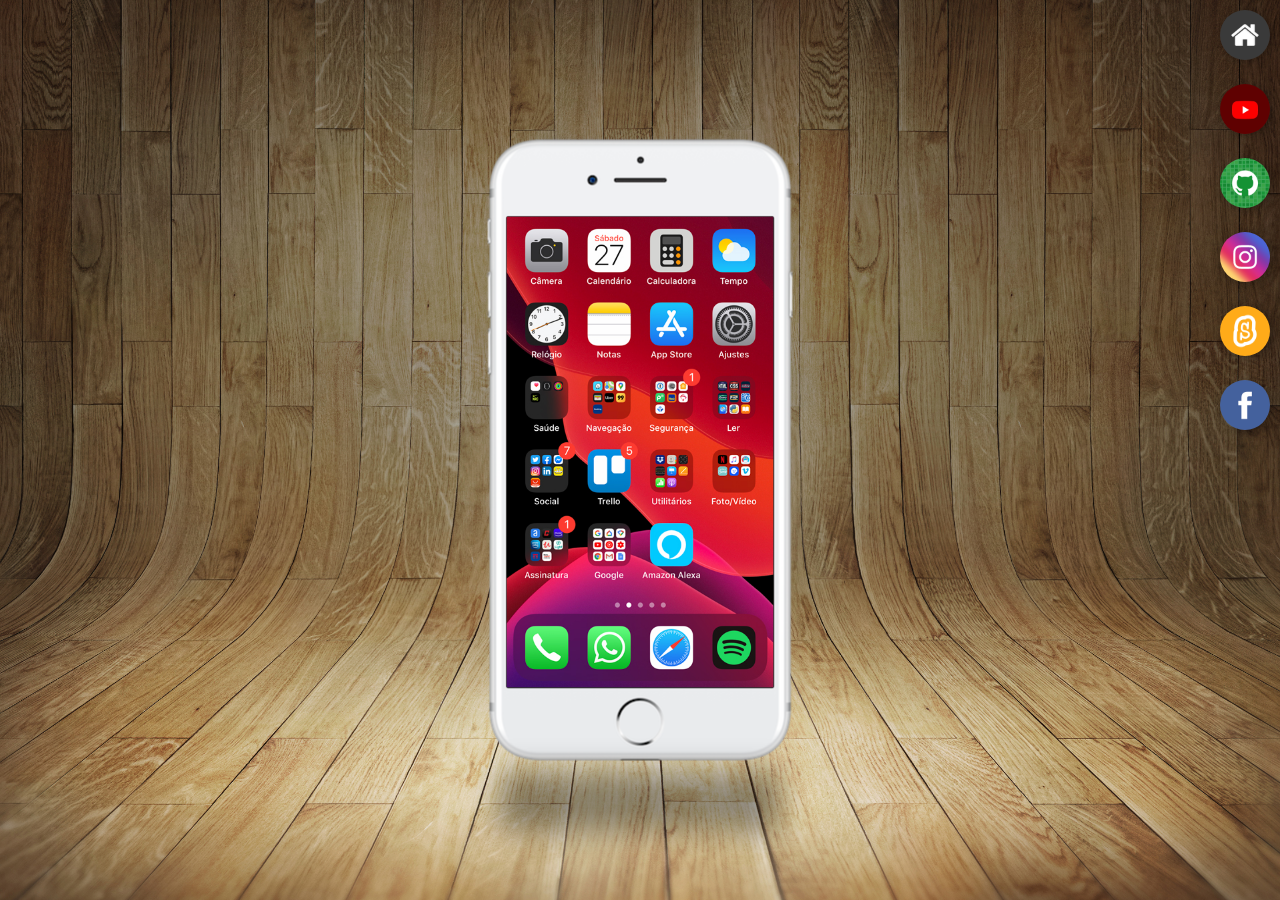
<file: index.html>
<!DOCTYPE html>
<html lang="pt-br">
<head>
    <meta charset="UTF-8">
    <meta name="viewport" content="width=device-width, initial-scale=1.0">
    <title>Projeto Social</title>
    <link rel="shortcut icon" href="favicon.ico" type="image/x-icon">
    <link rel="stylesheet" href="estilos/style.css">
</head>
<body>
    <main>
        <section id="telefone">
            <iframe width="267px" height="471px" name="tela" id="tela" src="home.html" frameborder="0">Seu navegador não é compativel com isso, sinto muito...</iframe>
        </section>
        <section id="social">
            <a href="home.html" target="tela"><img src="imagens/logo-home.jpg" alt="Home"></a><br>
            <a href="youtube.html" target="tela"><img src="imagens/logo-youtube.jpg" alt="youtube"></a><br>
            <a href="github.html" target="tela"><img src="imagens/logo-github.jpg" alt="github"></a><br>
            <a href="instagram.html" target="tela"><img src="imagens/logo-instagram.jpg" alt="instagram"></a><br>
            <a href="scratch.html" target="tela"><img src="imagens/logo-scratch.png" alt="scratch"></a><br>
            <a href="facebook.html" target="tela"><img src="imagens/logo-facebook.jpg" alt="facebook"></a>
        </section>
    </main>
    <div>
        
    </div>
</body>
</html>
</file>
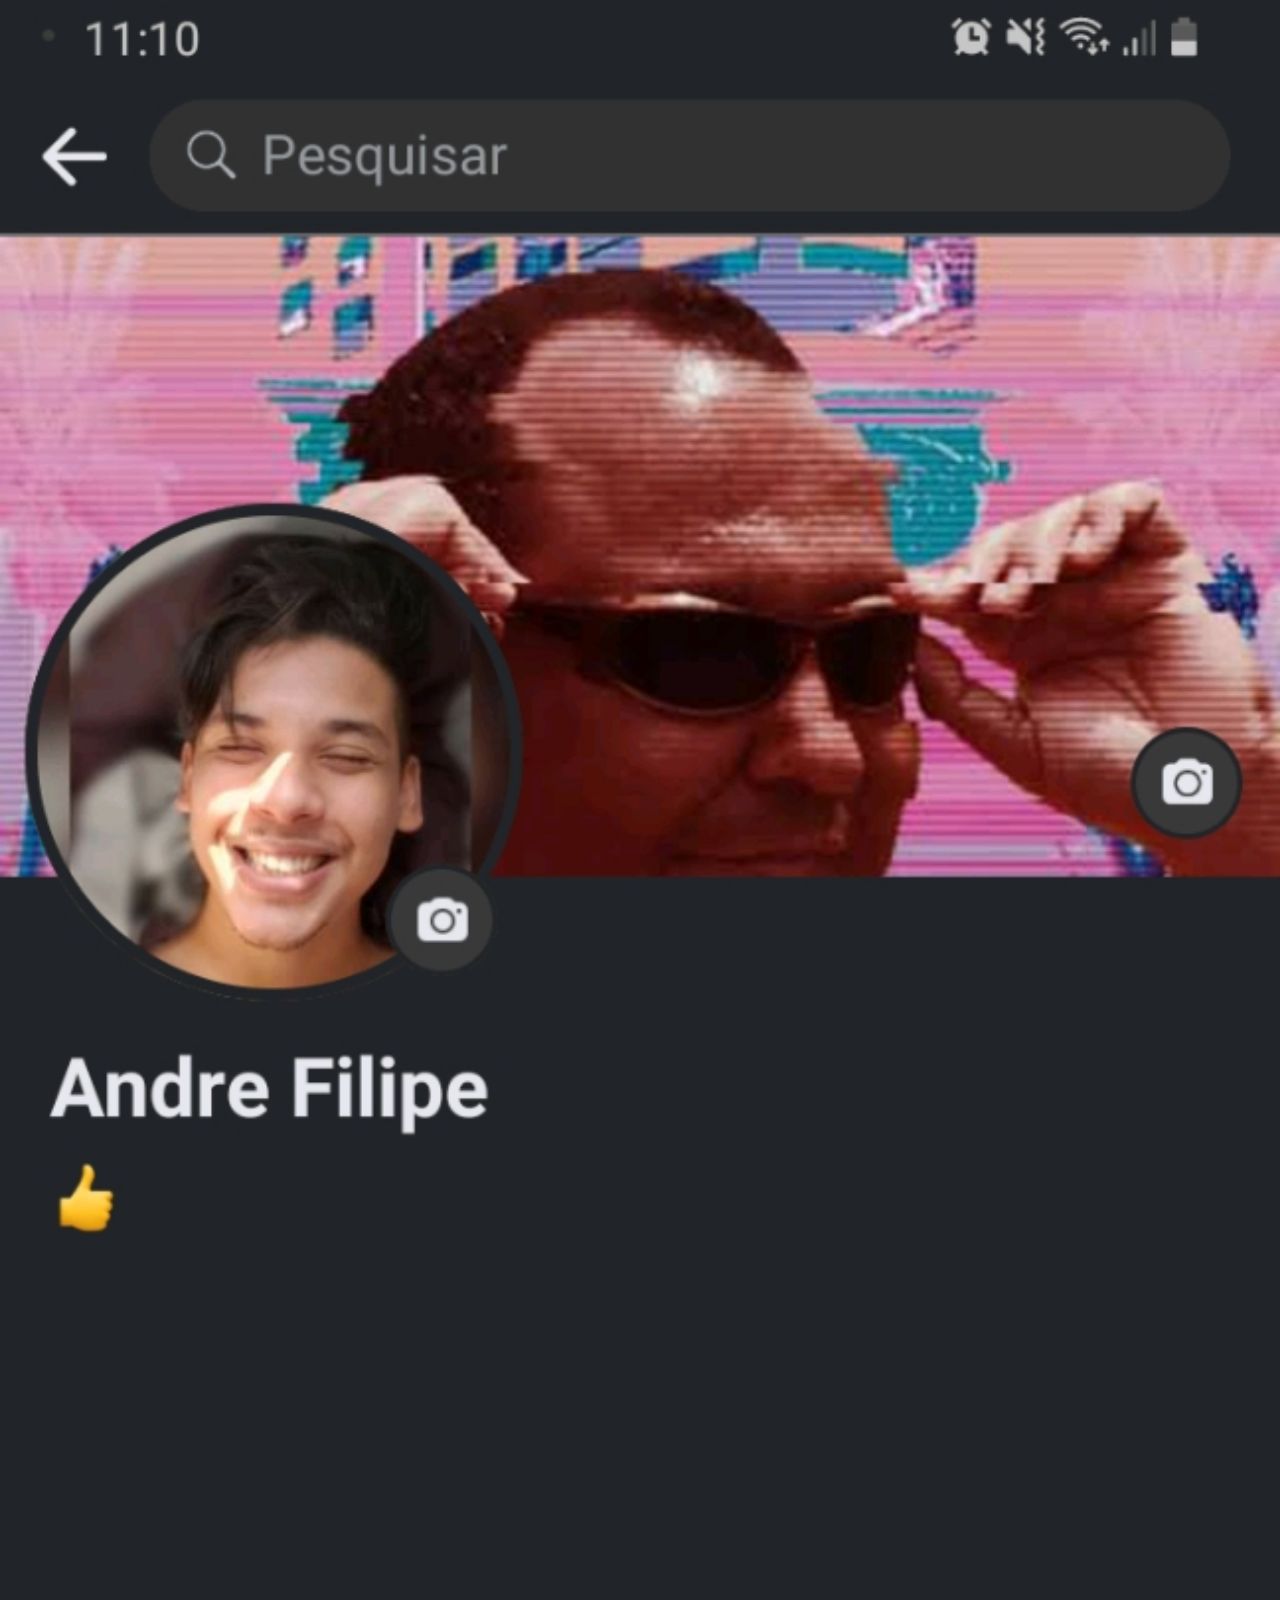
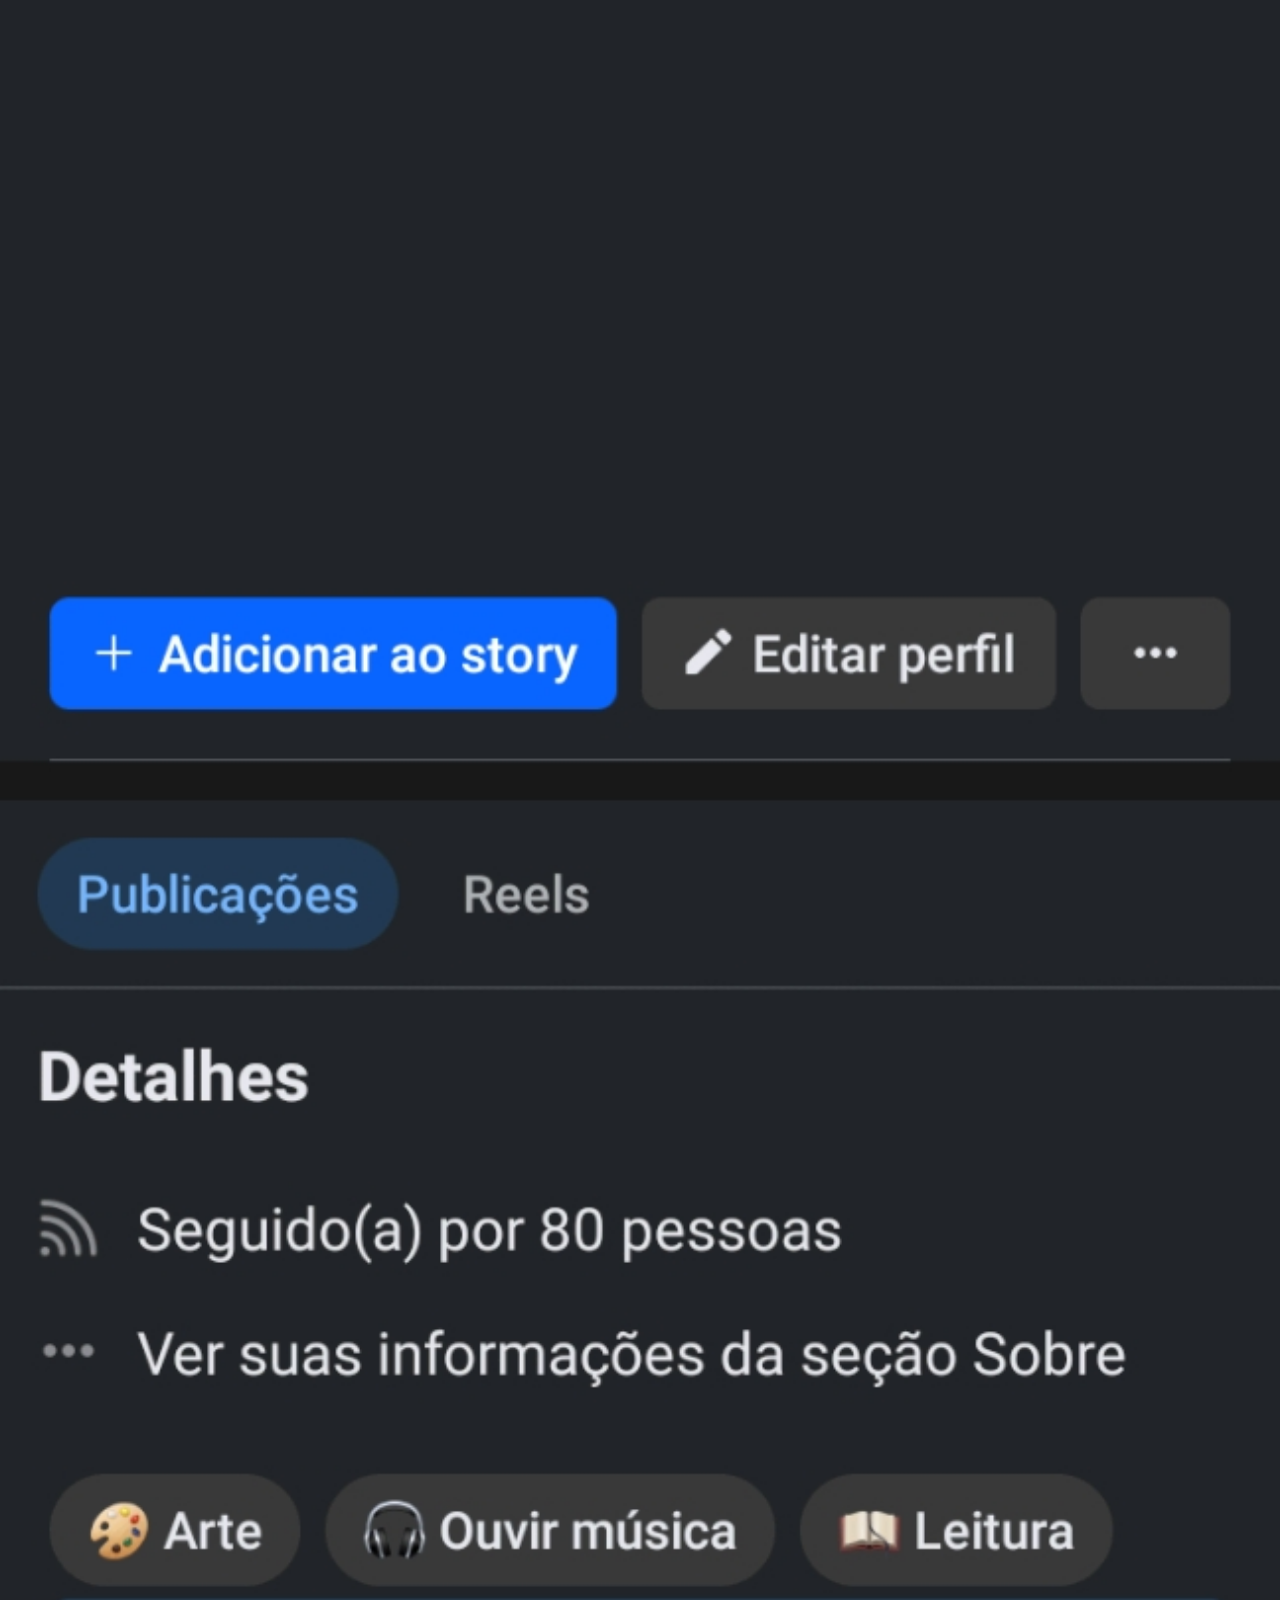
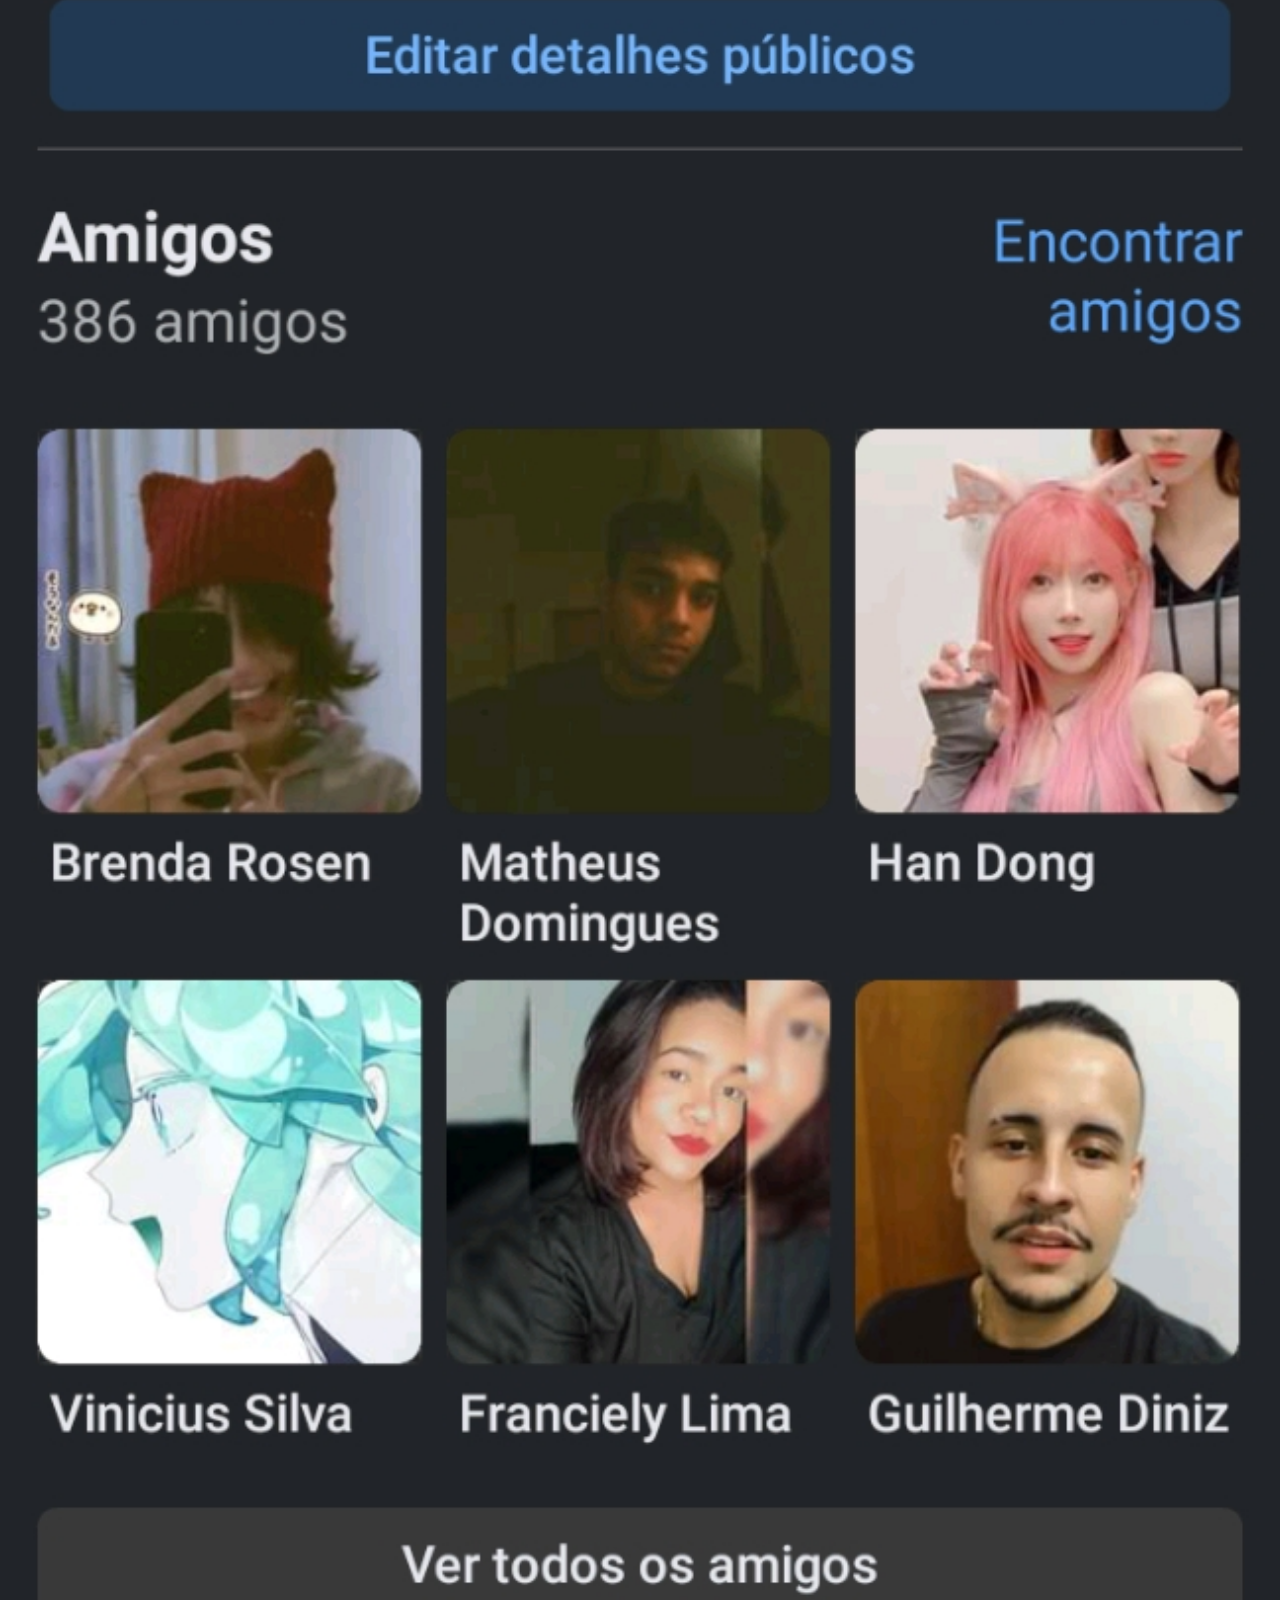
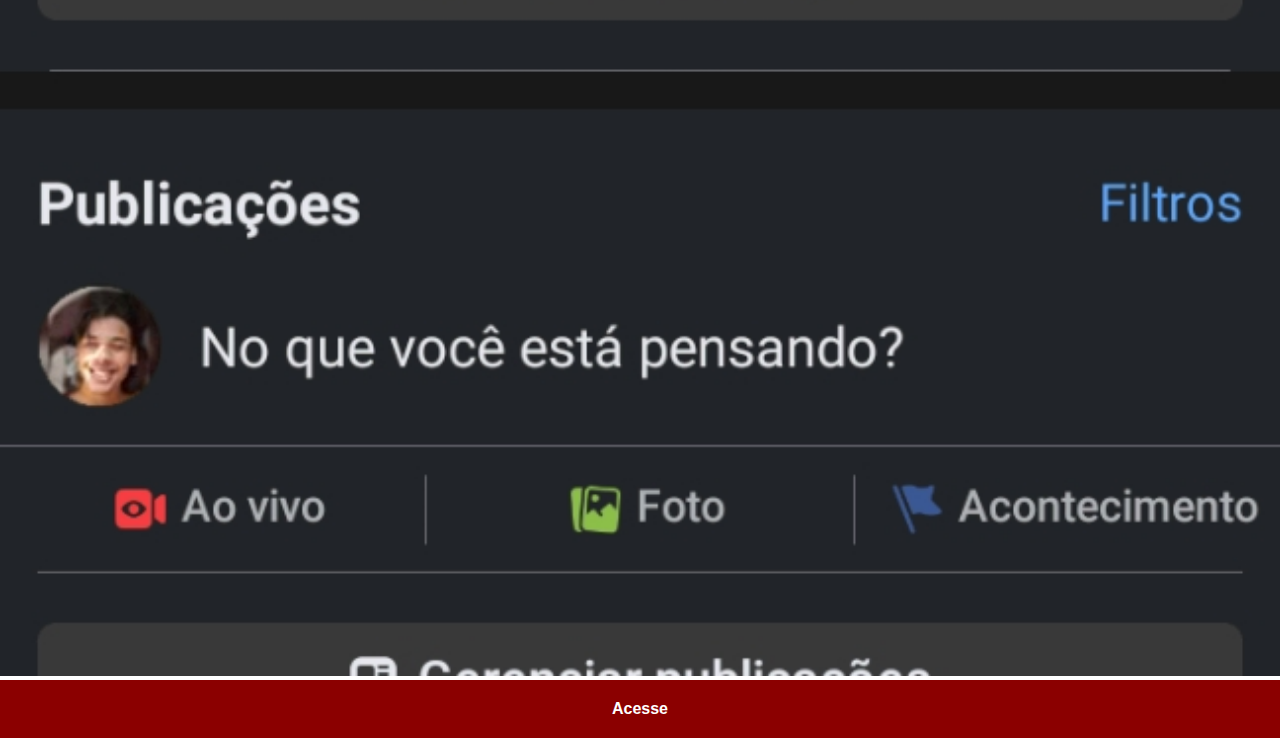
<file: facebook.html>
<!DOCTYPE html>
<html lang="pt-br">
<head>
    <meta charset="UTF-8">
    <meta name="viewport" content="width=device-width, initial-scale=1.0">
    <title>Facebook</title>
    <link rel="stylesheet" href="estilos/pagina.css">
</head>
<body>
    <img src="imagens/tela-facebook.jpg" alt="Facebook">
    <a href="https://www.facebook.com/andre.domingues.58323/" target="_blank">Acesse</a>
</body>
</html>
</file>
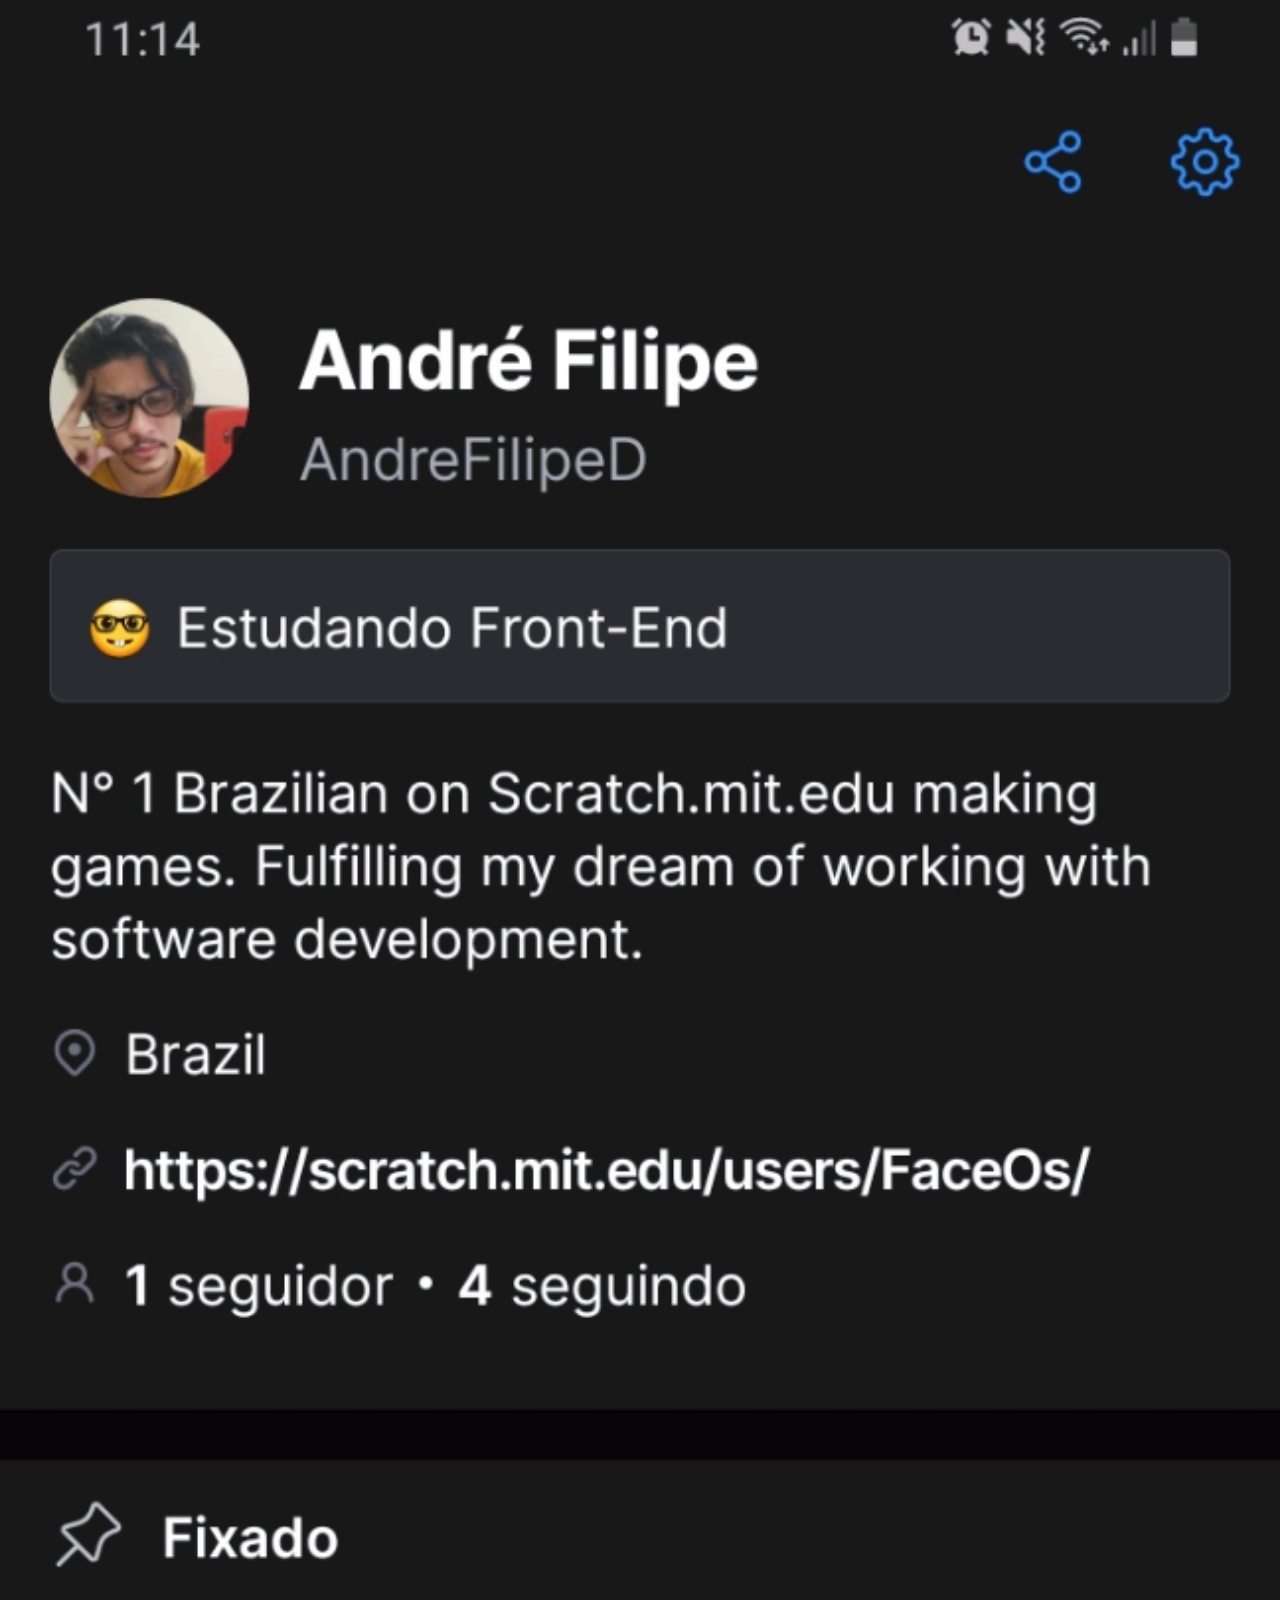
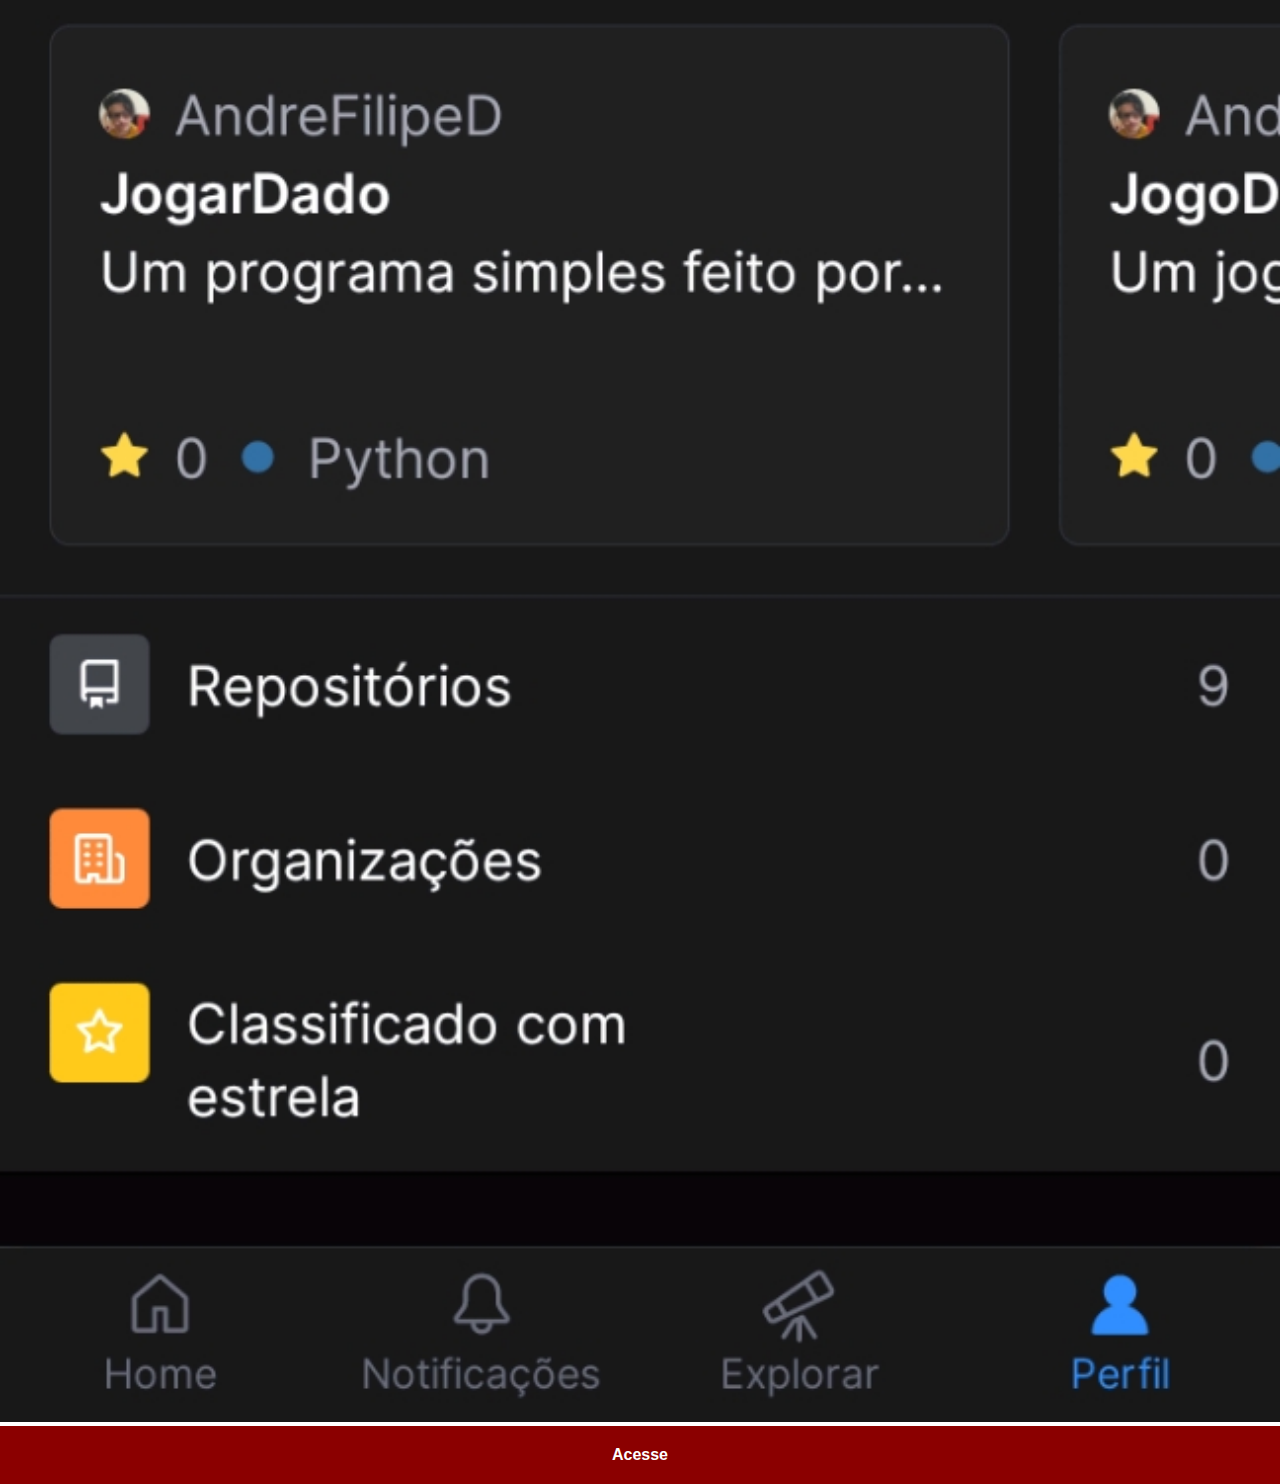
<file: github.html>
<!DOCTYPE html>
<html lang="pt-br">
<head>
    <meta charset="UTF-8">
    <meta name="viewport" content="width=device-width, initial-scale=1.0">
    <title>Github</title>
    <link rel="stylesheet" href="estilos/pagina.css">
</head>
<body>
    <img src="imagens/tela-github.jpg" alt="Github">
    <a target="_blank" href="https://github.com/AndreFilipeD">Acesse</a>
</body>
</html>
</file>
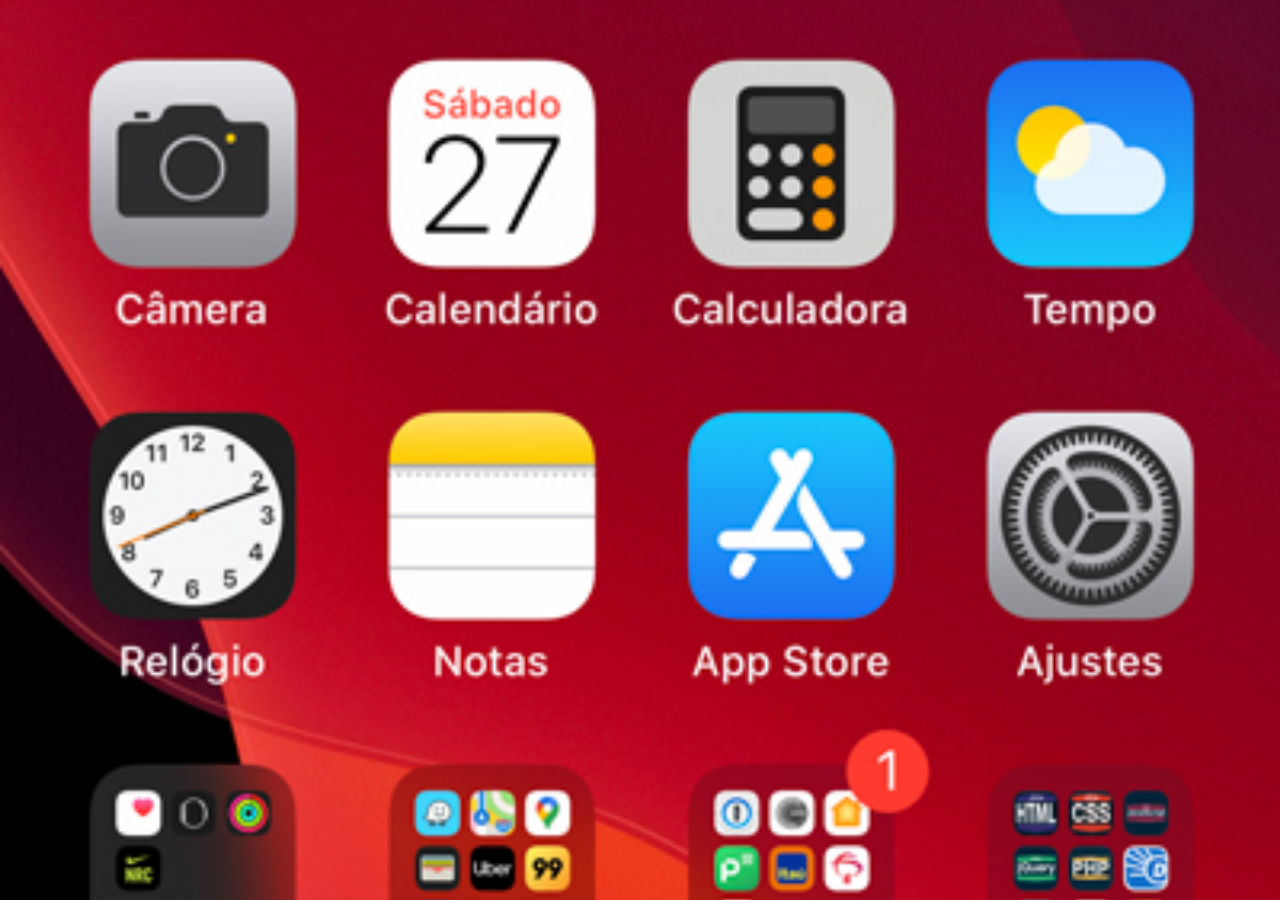
<file: home.html>
<!DOCTYPE html>
<html lang="pt-br">
<head>
    <meta charset="UTF-8">
    <meta name="viewport" content="width=device-width, initial-scale=1.0">
    <title>Home</title>
    <style>
        *{
            margin: 0px;
            padding: 0px;
        }
        body{
            height: 100vh;
            width: 100vw;
            background: black url('imagens/tela-home.jpg') no-repeat top center;
            background-size: cover;
        }
    </style>
</head>
<body>

</body>
</html>
</file>
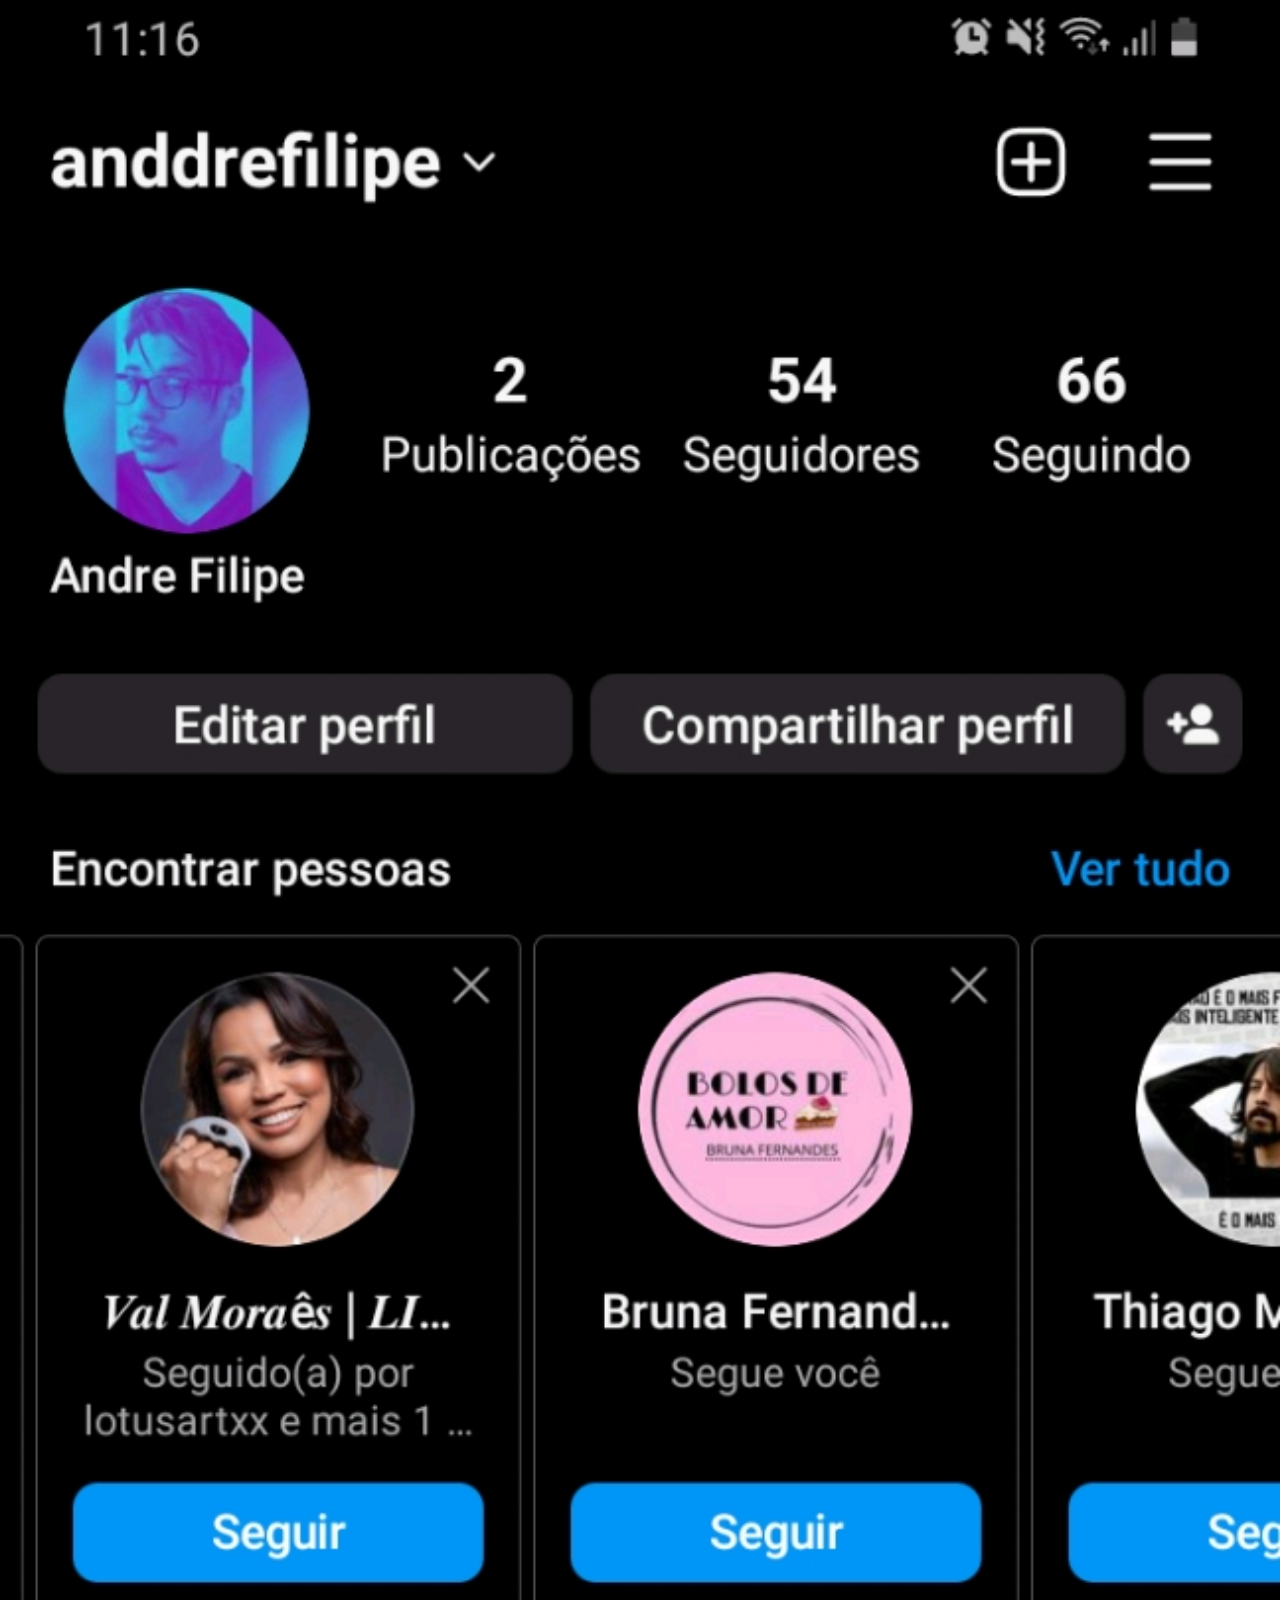
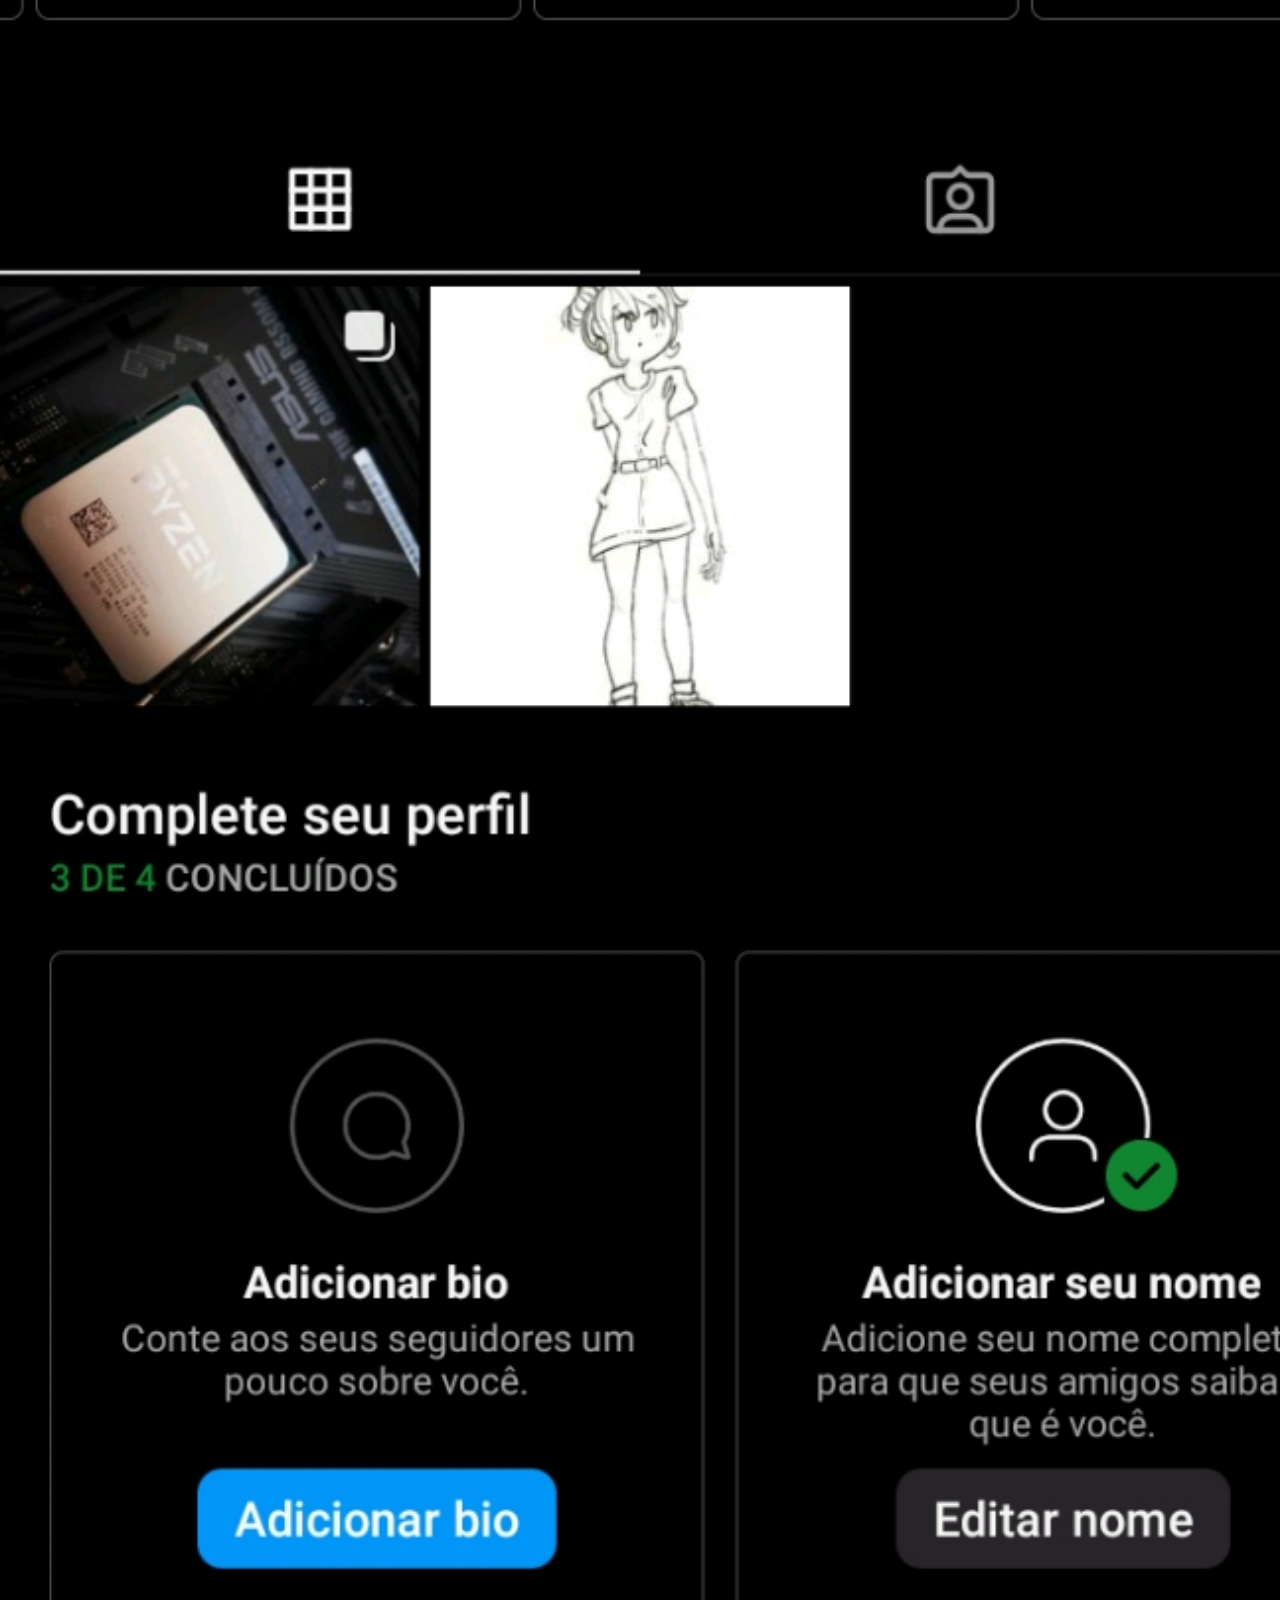
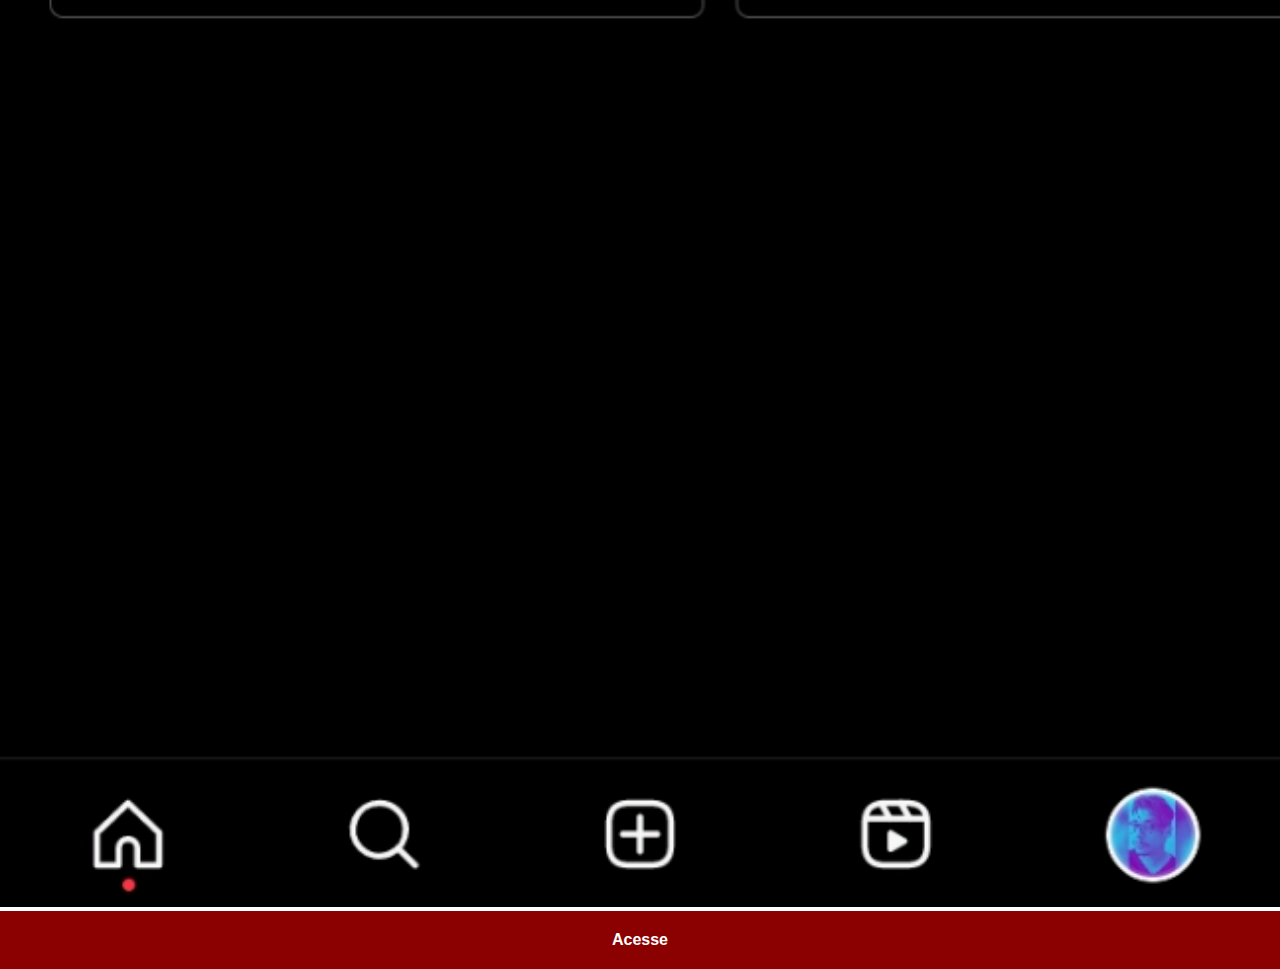
<file: instagram.html>
<!DOCTYPE html>
<html lang="pt-br">
<head>
    <meta charset="UTF-8">
    <meta name="viewport" content="width=device-width, initial-scale=1.0">
    <title>Instagram</title>
    <link rel="stylesheet" href="estilos/pagina.css">
</head>
<body>
    <img src="imagens/tela-instagram.jpg" alt="Instagram">
    <a href="https://www.instagram.com" target="_blank">Acesse</a>
</body>
</html>
</file>
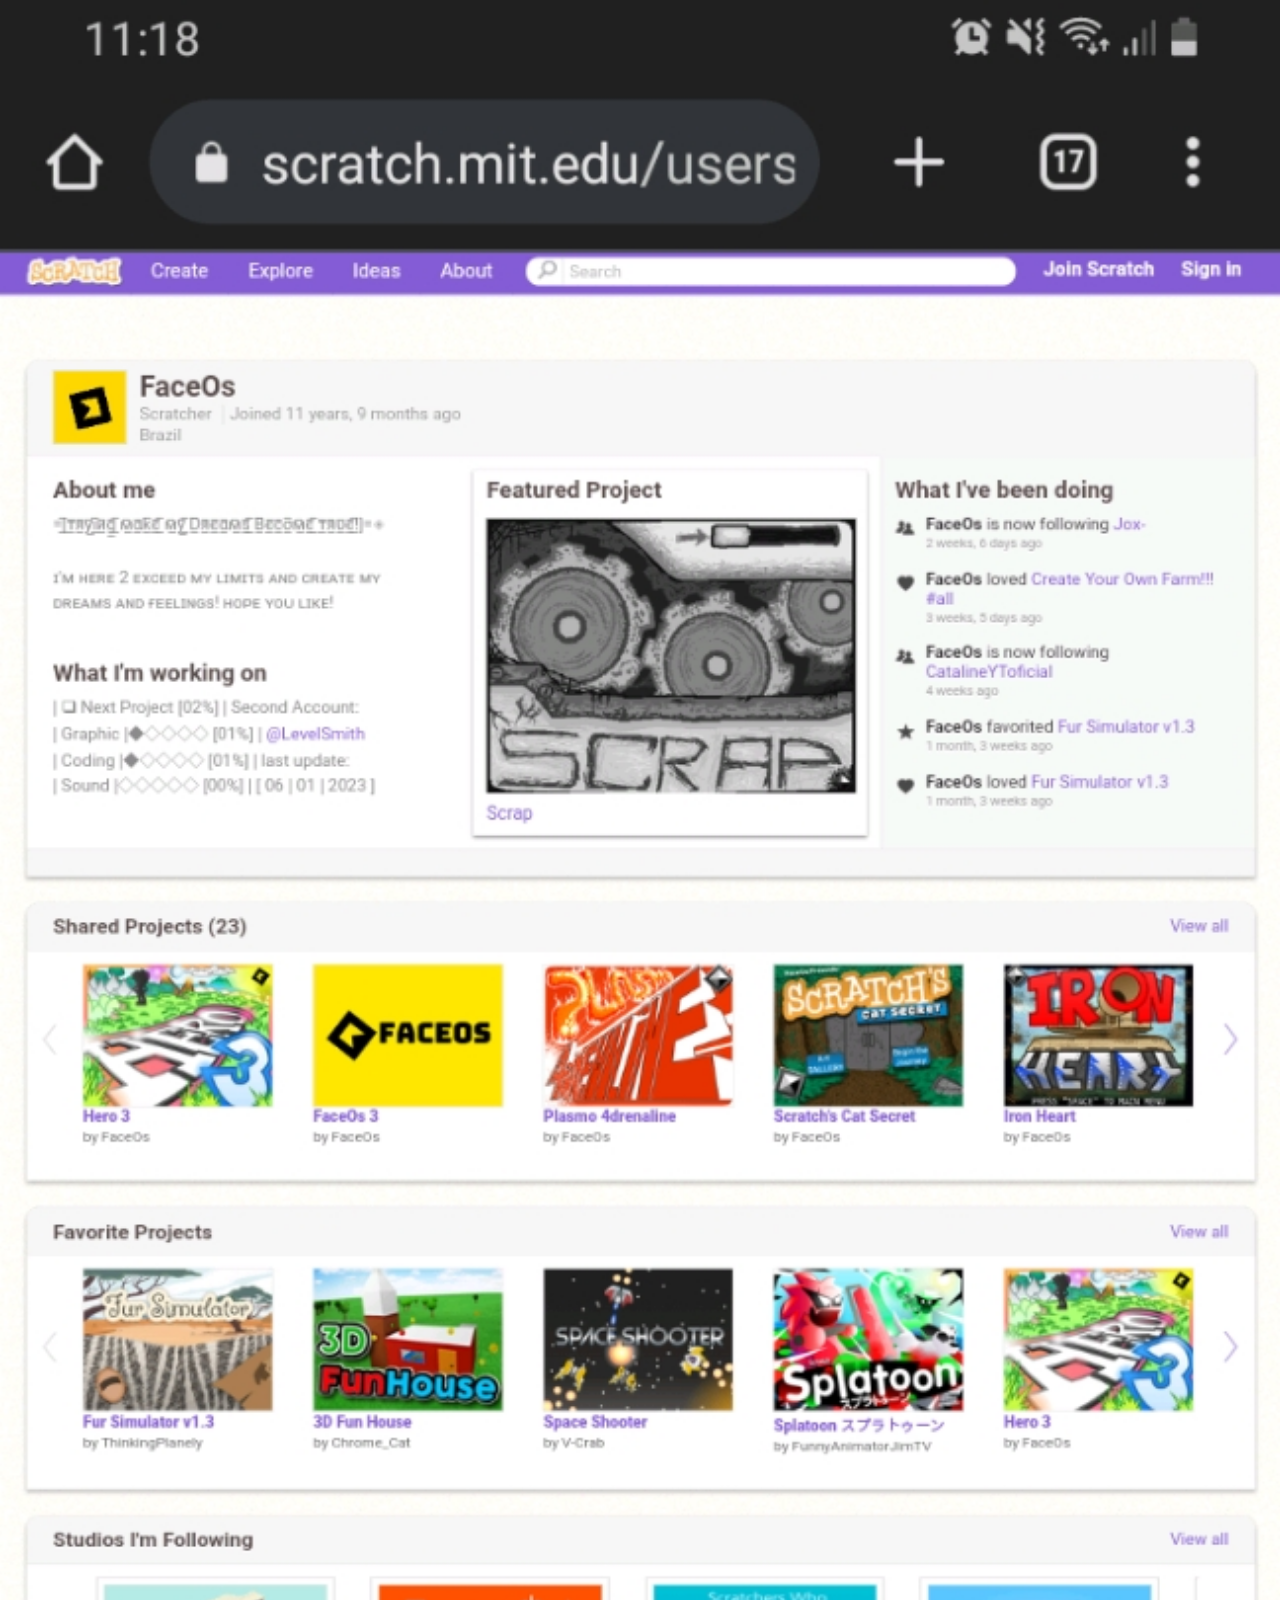
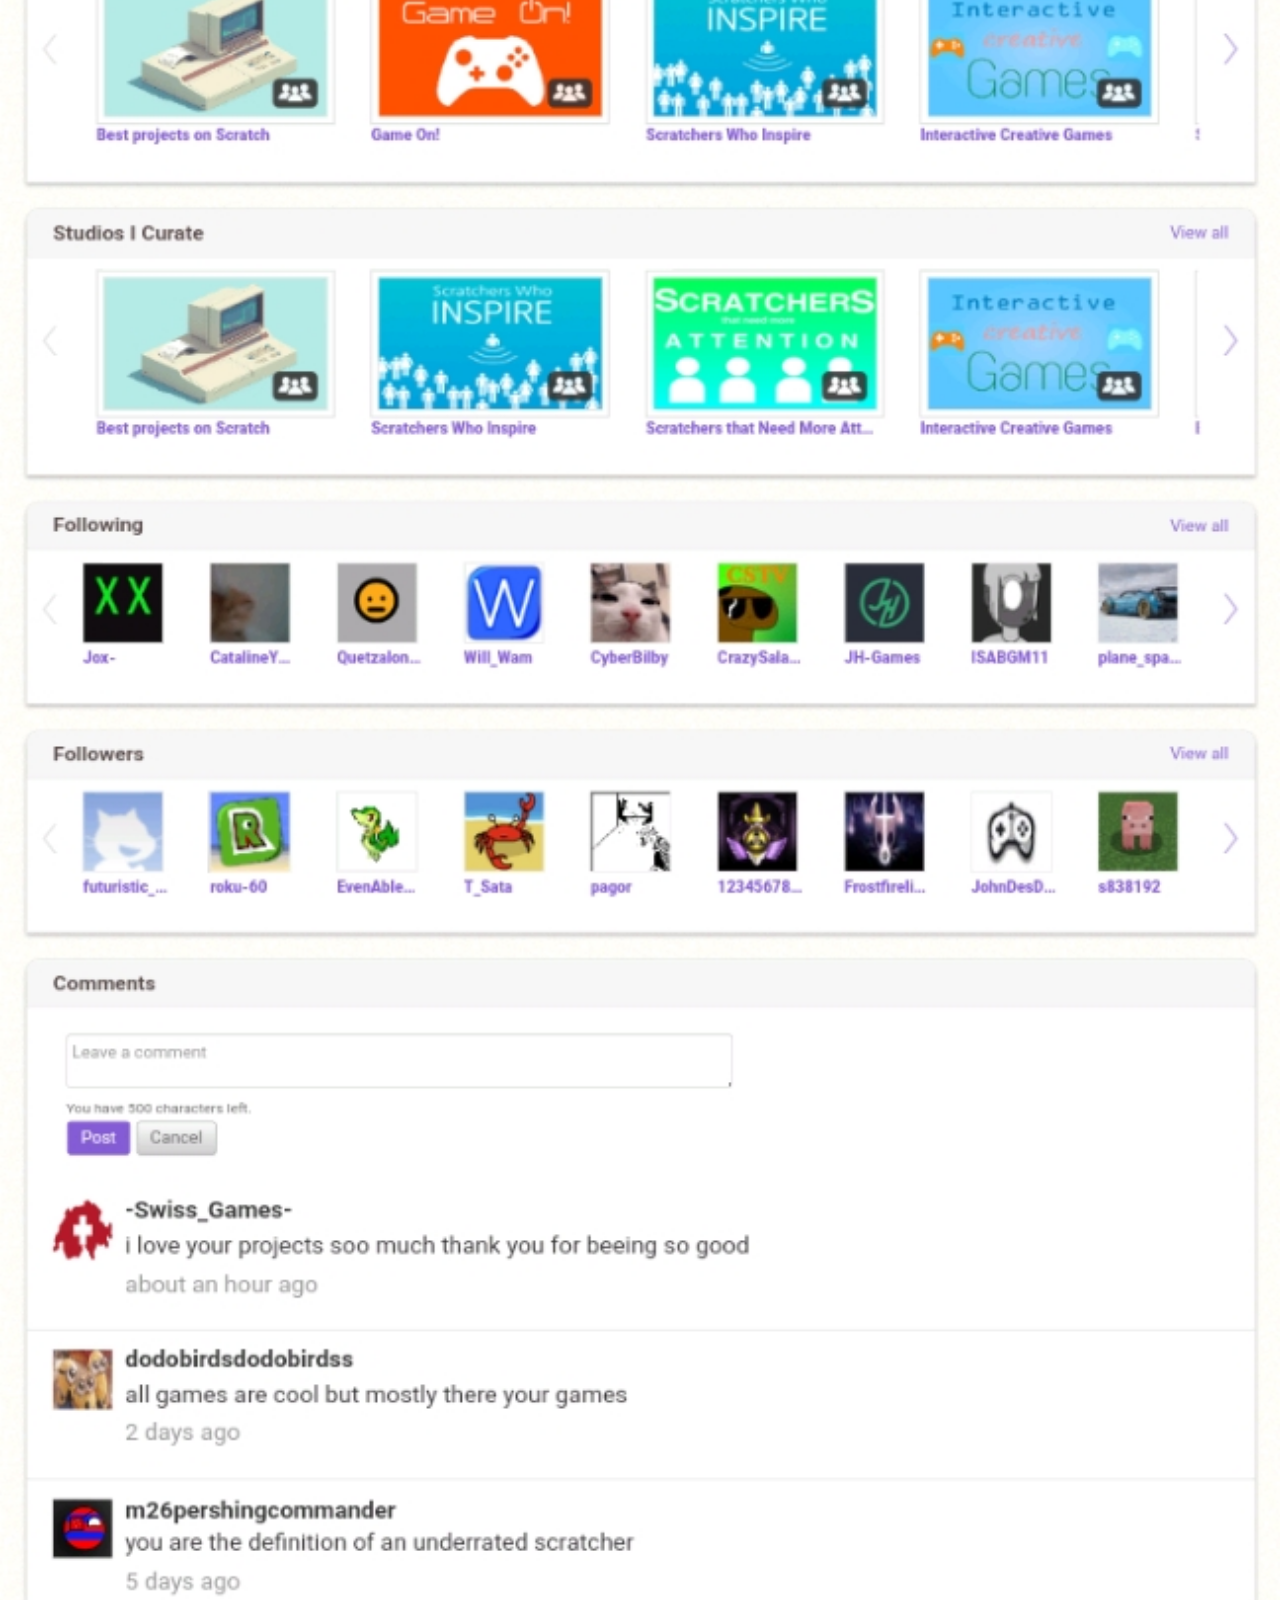
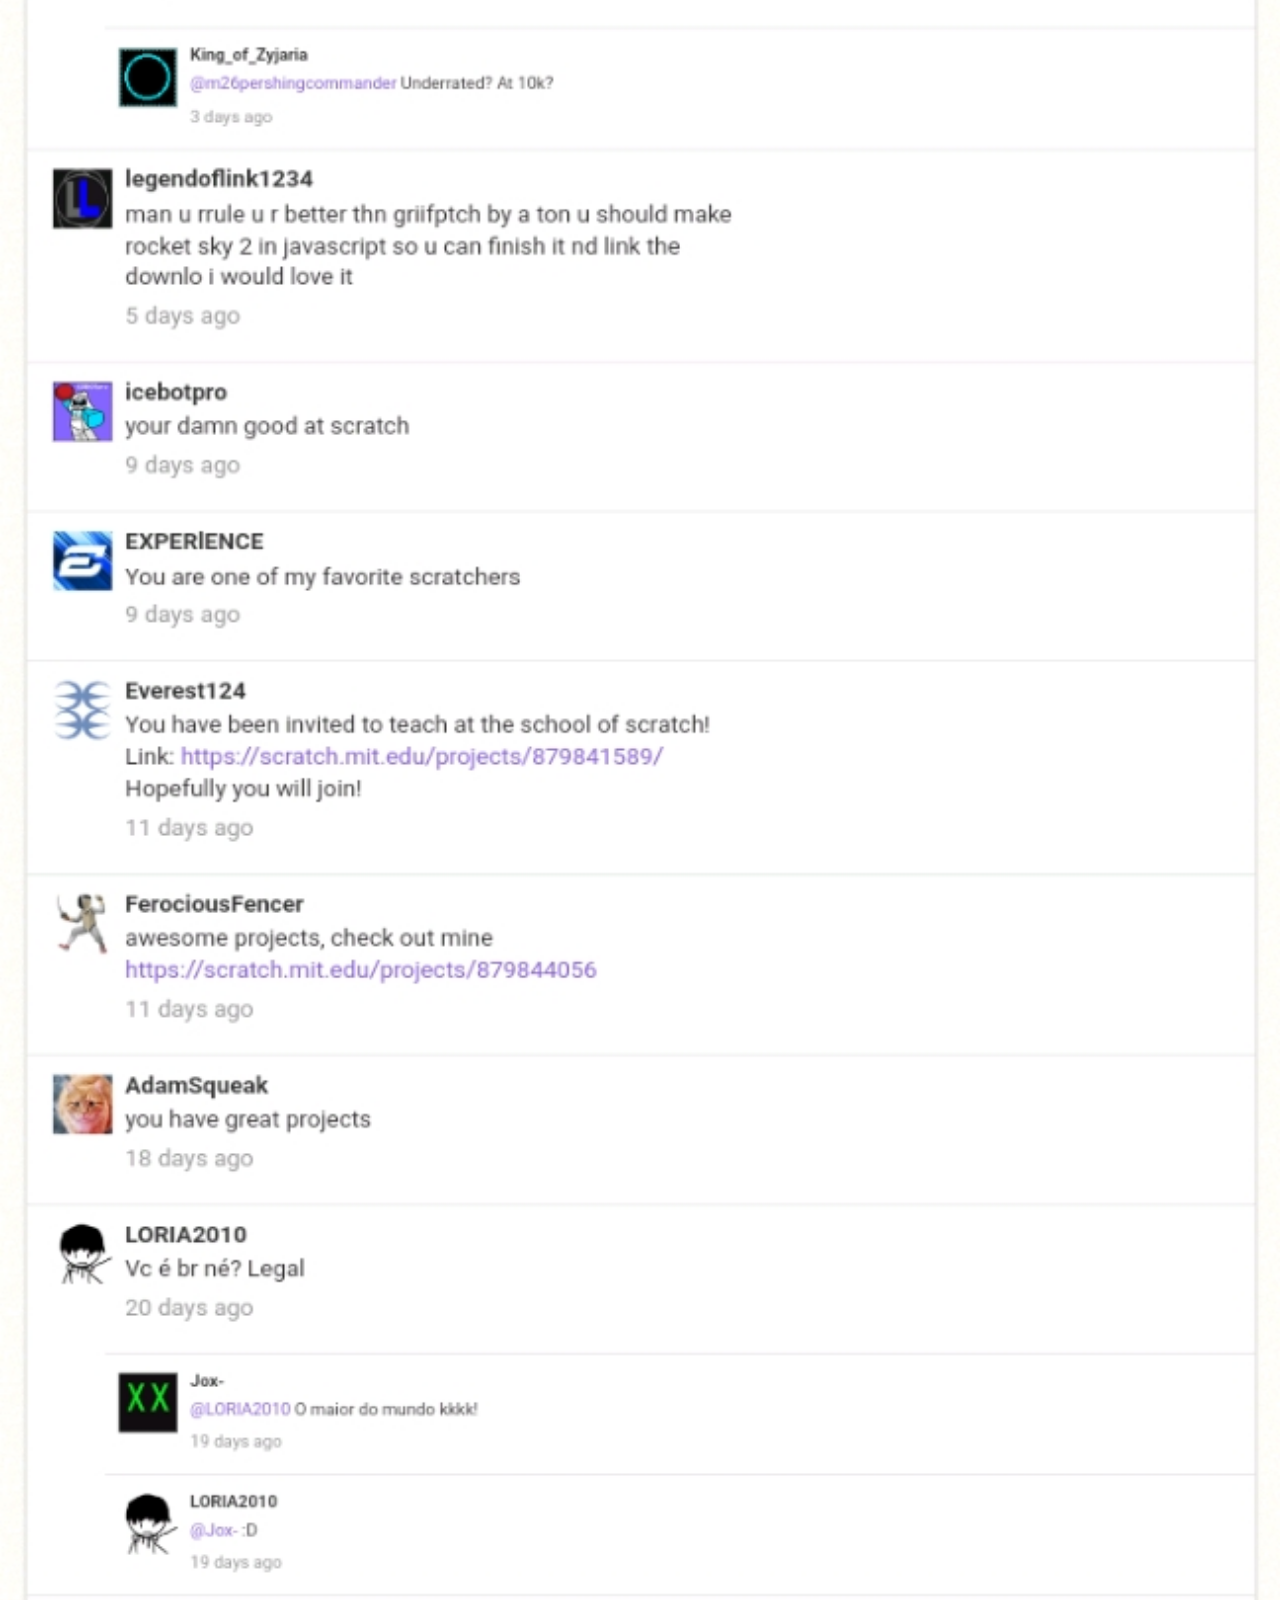
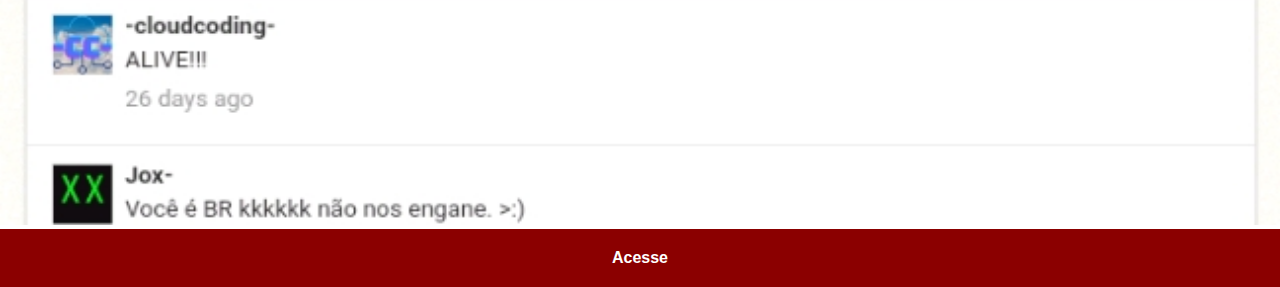
<file: scratch.html>
<!DOCTYPE html>
<html lang="pt-br">
<head>
    <meta charset="UTF-8">
    <meta name="viewport" content="width=device-width, initial-scale=1.0">
    <title>Twitter</title>
    <link rel="stylesheet" href="estilos/pagina.css">
</head>
<body>
    <img src="imagens/tela-scratch.jpg" alt="Scratch">
    <a href="https://scratch.mit.edu/users/FaceOs/" target="_blank">Acesse</a>
</body>
</html>
</file>
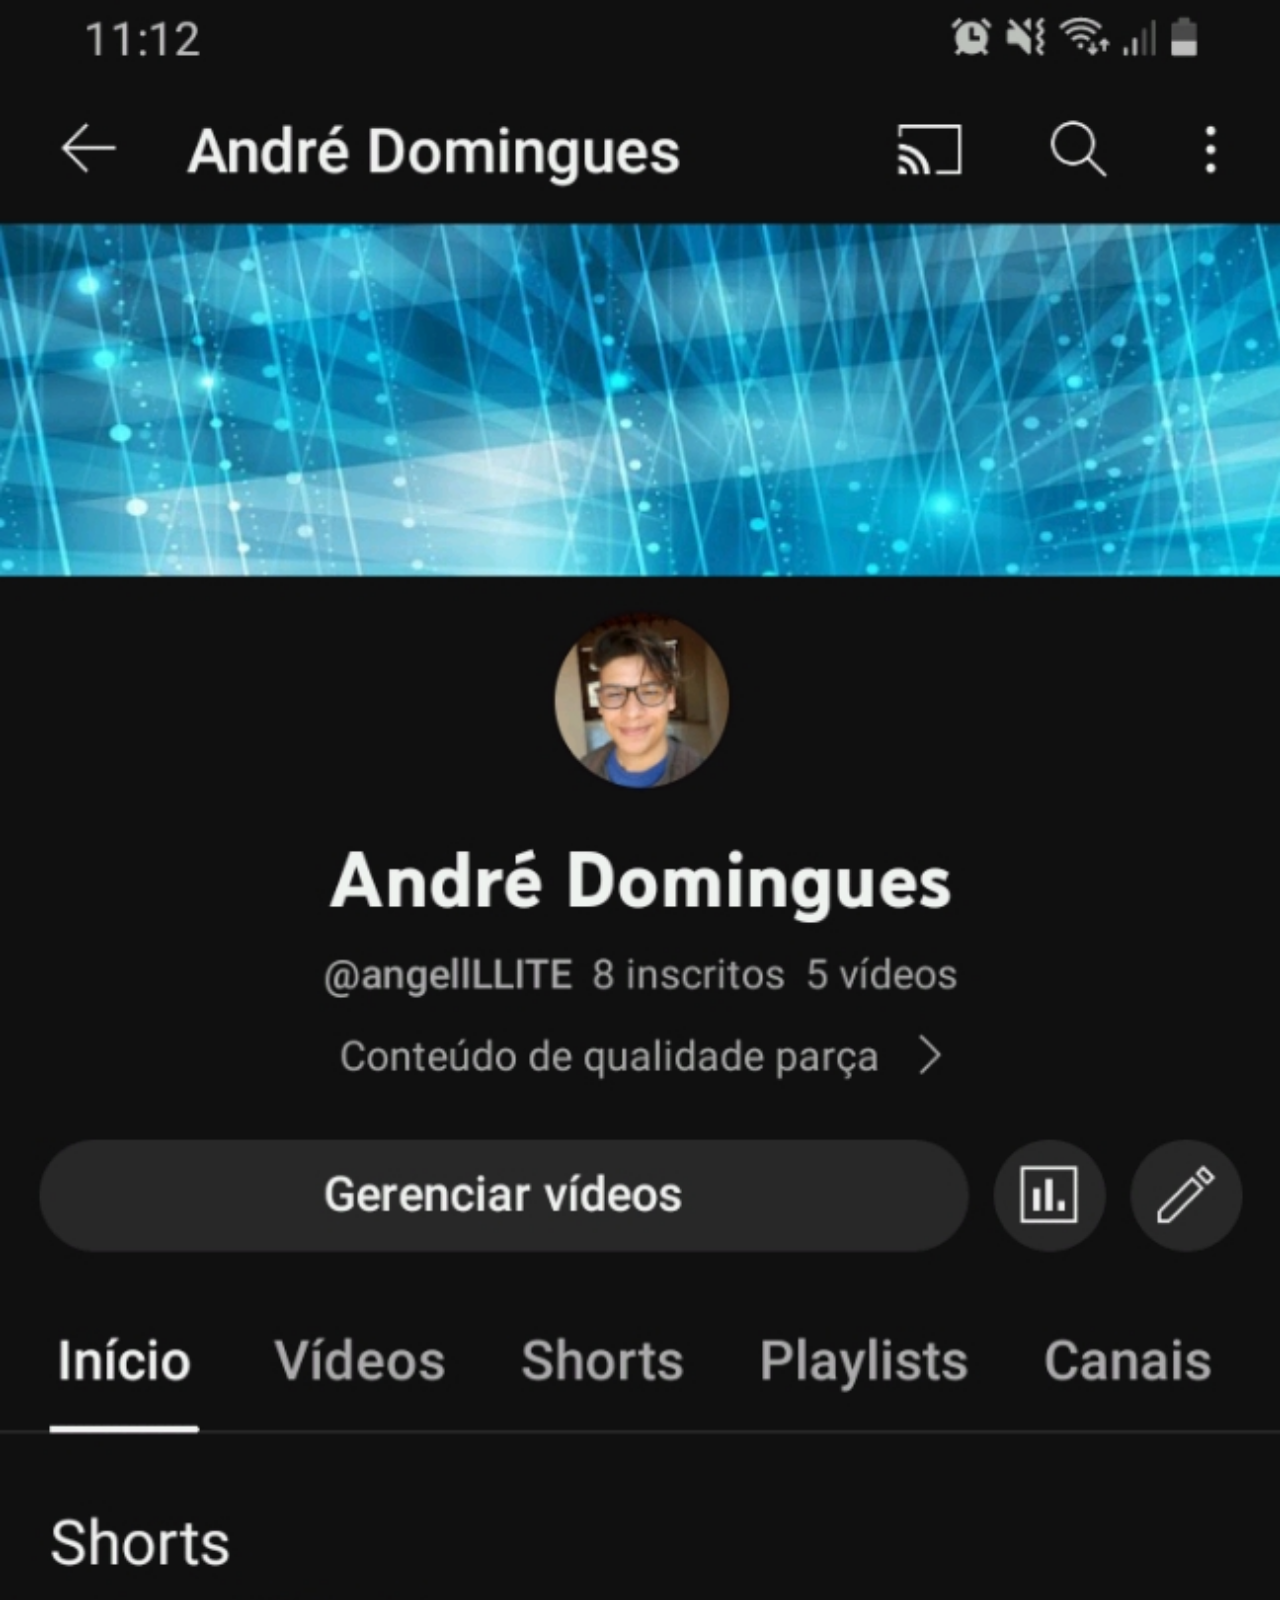
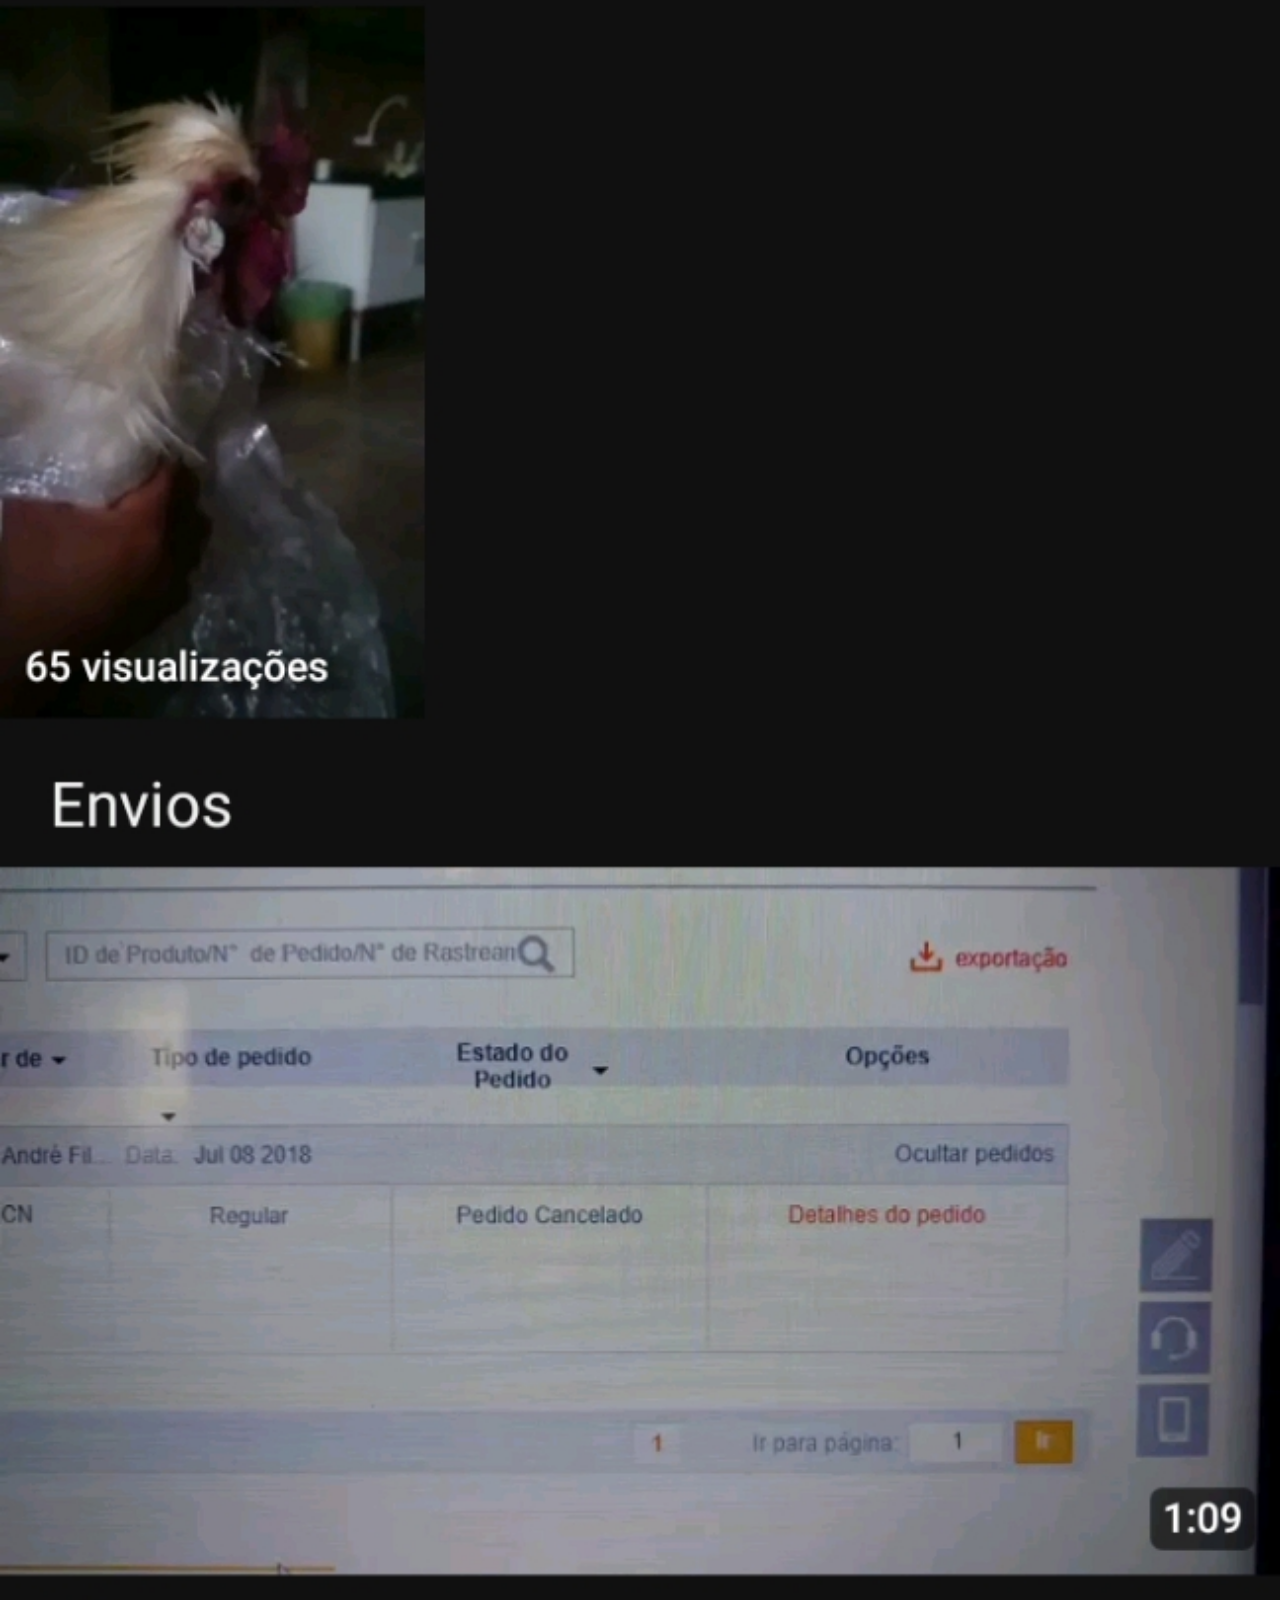
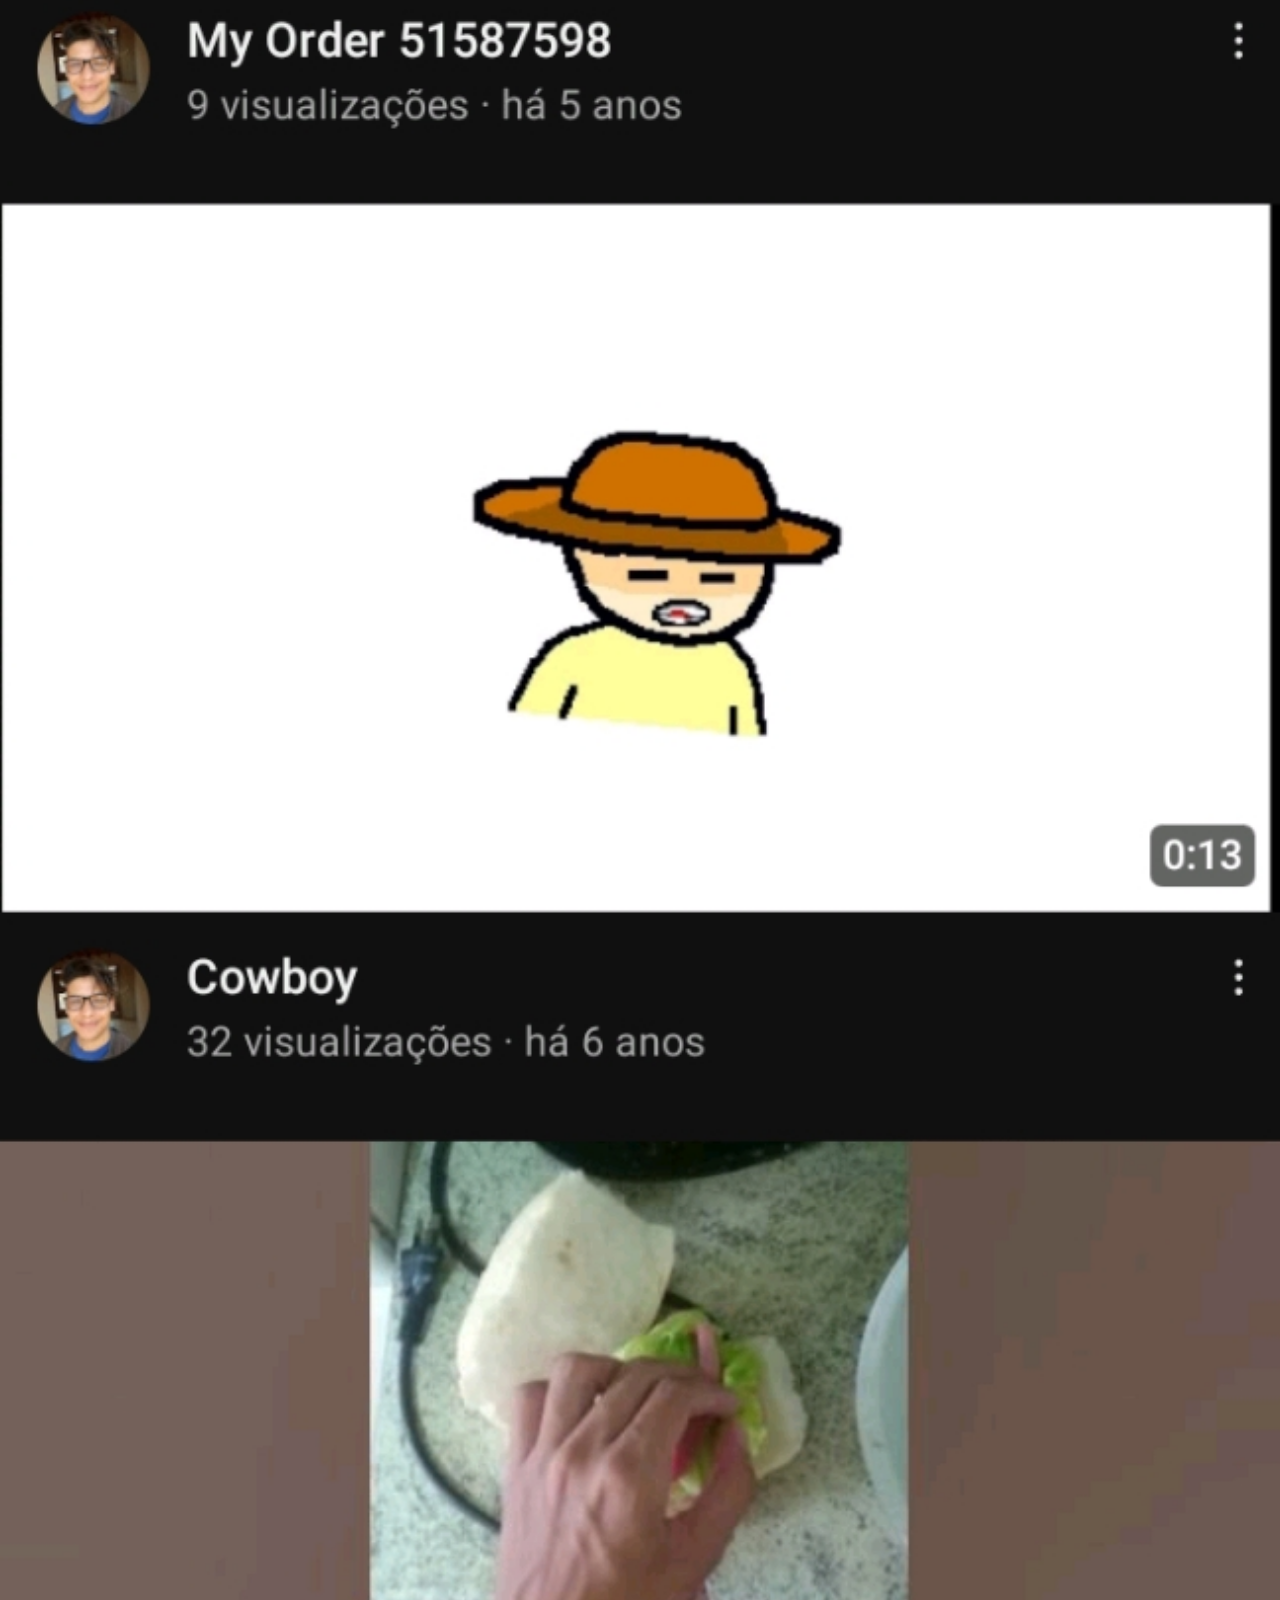
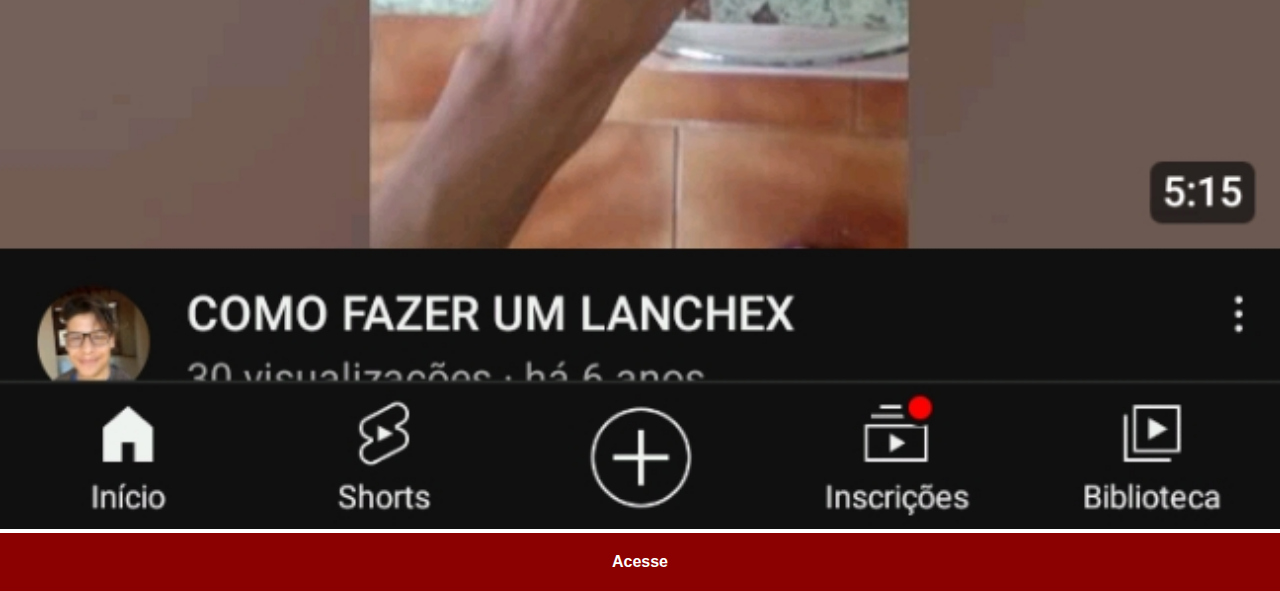
<file: youtube.html>
<!DOCTYPE html>
<html lang="en">
<head>
    <meta charset="UTF-8">
    <meta name="viewport" content="width=device-width, initial-scale=1.0">
    <title>Youtube</title>
    <link rel="stylesheet" href="estilos/pagina.css">
</head>
<body>
    <img src="imagens/tela-youtube.jpg" alt="Youtube">
    <a target="_blank" href="https://www.youtube.com/channel/UCGV5z_8RNQv4tsI3-rQWJzg">Acesse</a>
</body>
</html>
</file>
<file: estilos/style.css>
@charset "UTF-8";

*{
    margin: 0px;
    padding: 0px;
}
html, body{
    width: 100vw;
    height: 100vh;
    font-family: Arial, Helvetica, sans-serif;
    background-color: black;
}
main{
    position: relative;
    width: 100vw;
    height: 100vh;
    background: url("../imagens/fundo-madeira.jpg") no-repeat center;
    background-size: cover;
    background-attachment: fixed;
    
}
section#telefone{
    position: absolute;
    top: 50%;
    left: 50%;
    transform: translate(-50%, -50%);
    height: 627px;
    width: 311px;
    background: url("../imagens/frame-iphone.png") no-repeat;
}

iframe#tela{
    position: absolute;
    top: 80px;
    left: 22px;
    
}
iframe#tela:hover{
    box-shadow: 0px 0px 100px rgba(255, 255, 255, 0.274);
}
section#social{
    text-align: right;
}
section#social img:hover{
    border: 2px solid rgba(255, 255, 255, 0.623);
    transition: 0.1s border 0.1s;
    width: 60px;
    box-shadow: 5px 5px 20px rgba(0, 0, 0, 0.473);
    transform: translate(-4px, -4px);
}
section#social img{
    width: 50px;
    margin: 10px;
    border-radius: 50%;
    box-shadow: 2px 2px 10px rgba(0, 0, 0, 0.308);
    box-sizing: border-box;
}
div{
    box-shadow: 0px 0px 30px 30px rgba(0, 0, 0, 0.384);
    border-radius: 50px;
    top: 89%;
    left: 50%;
    transform: translate(-50%, -50%);
    background-color: rgba(0, 0, 0, 0.400);
    position: absolute;
    width: 220px;
    height: 0px;
}
</file>
<file: estilos/pagina.css>
@charset "UTF-8";

*{
margin: 0px;
padding: 0px;
font-family: arial;
}
::-webkit-scrollbar{
width: 0px;
height: 0px;
}
img{
width: 100vw;
}
a{
display: block;
background-color: darkred;
padding: 20px;
text-decoration: none;
font-weight: bold;
color: white;
text-align: center;
}
a:hover{
background-color: red;
}
</file>
